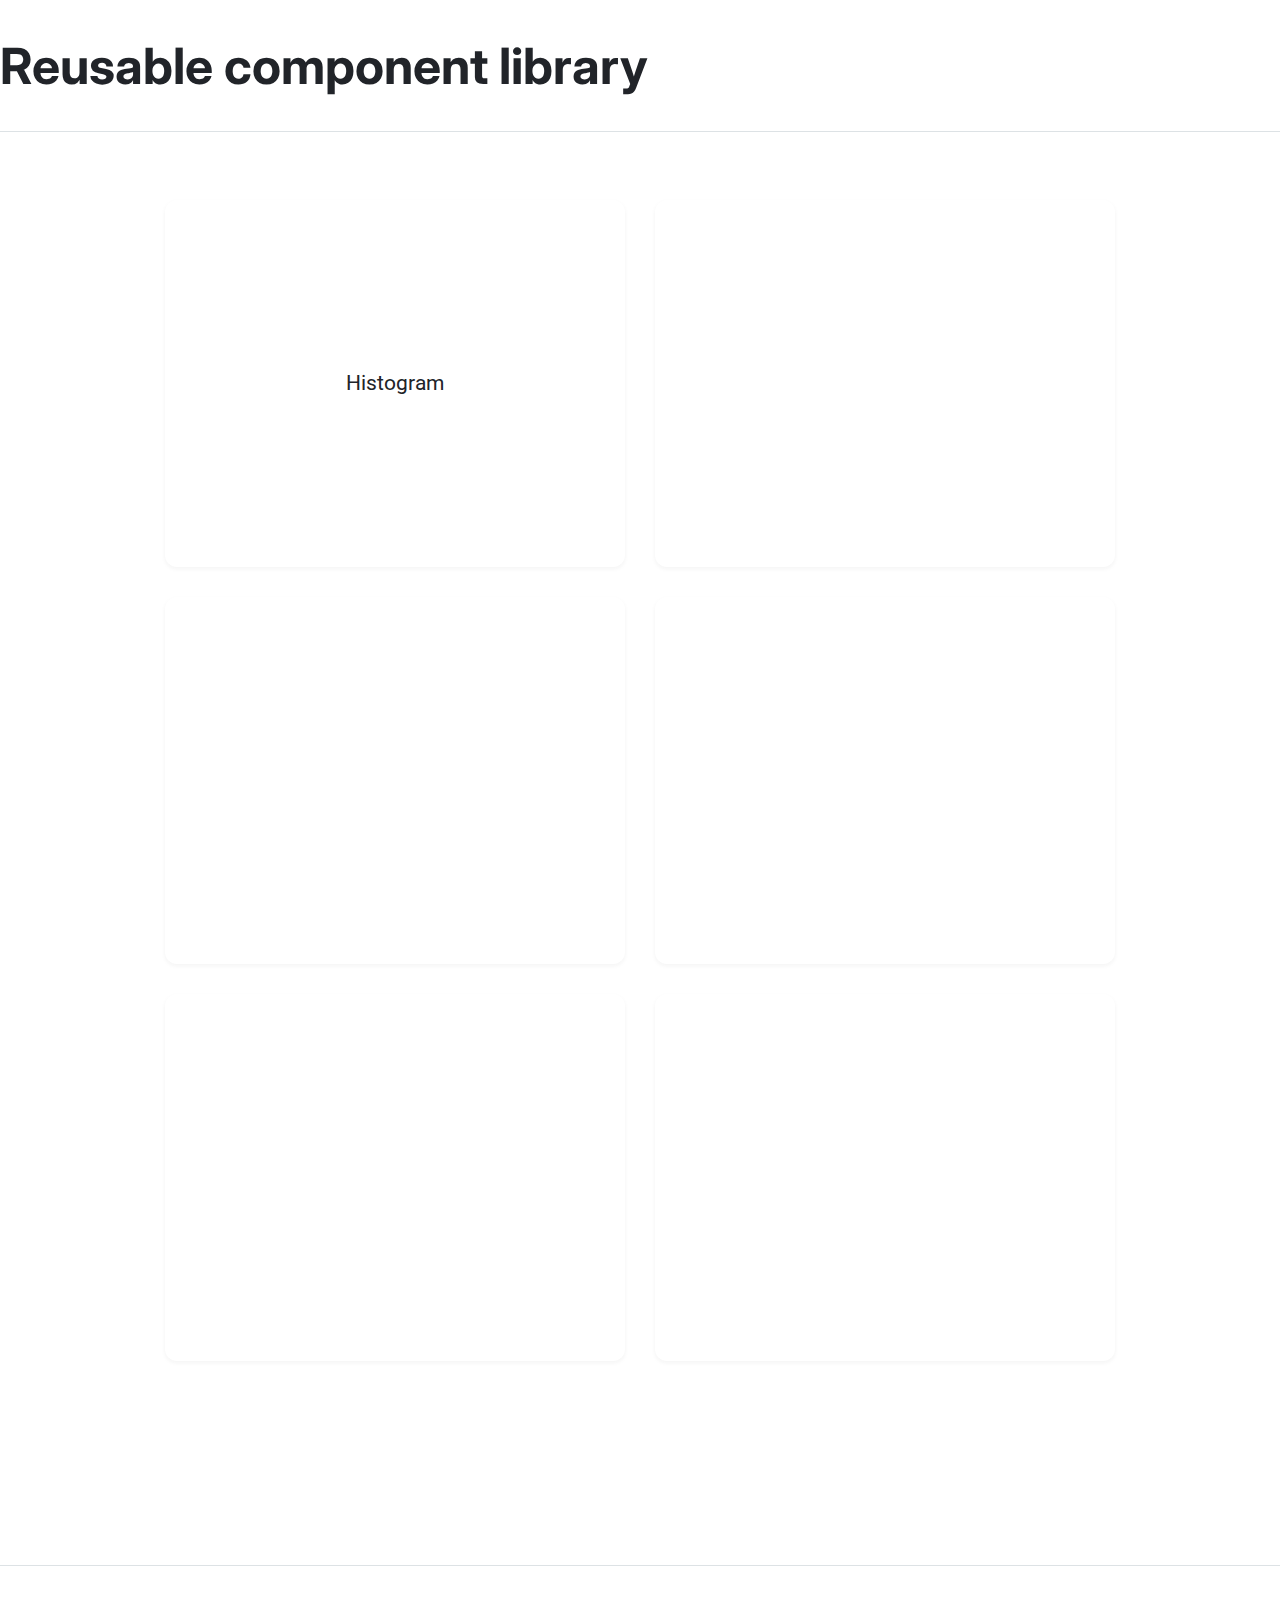
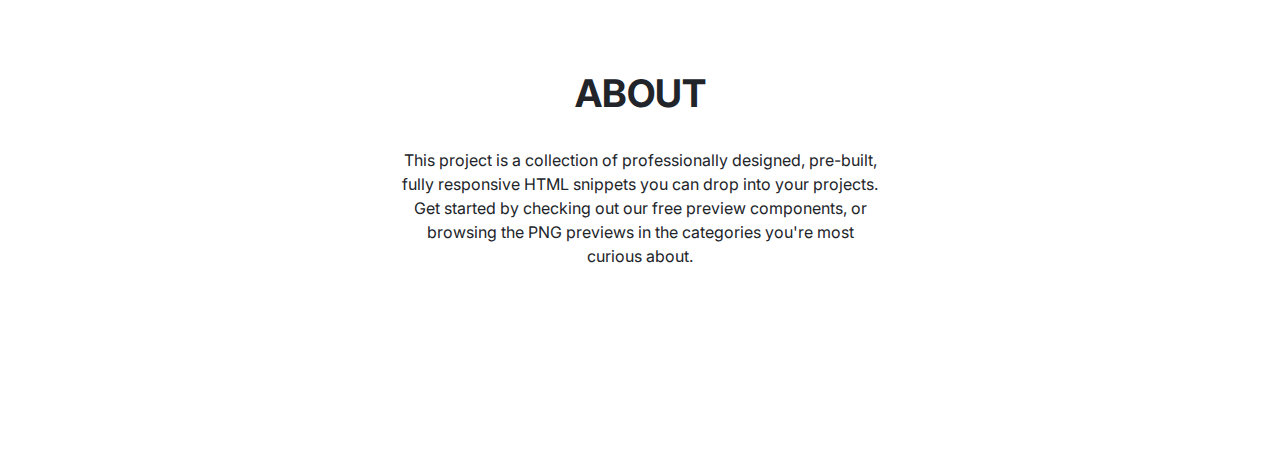
<file: index.html>
<!DOCTYPE html>
<!-- Главная страница -->
<html lang="ru">
    <head>
        <link rel="stylesheet" href="../../assets/css/normalize.css">
        <link rel="stylesheet" href="./assets/css/main.css">
        <link rel="stylesheet" href="./04-lection2/01-histogram/histogram.css">
    </head>
    <body class="page">
        <header class="header">
            <h1 class="header__title">Reusable component library</h1>
        </header>
        <hr class="page__delimetr">
        <div class="page__content">
            <div class="content__box">
                <div class="content__card">
                    <div class="card__title">Histogram</div>
                </div>
                <div class="content__card"></div>
                <div class="content__card"></div>
                <div class="content__card"></div>
                <div class="content__card"></div>
                <div class="content__card"></div>
            </div>

        </div>
        <hr class="page__delimetr">
        <footer class="page__footer">
            <h2 class="footer__title">About</h2>
            <p class="footer__text">This project is a collection of professionally designed, pre-built, fully responsive HTML snippets you can drop into your projects. Get started by checking out our free preview components, or browsing the PNG previews in the categories you're most curious about.</p>
        </footer>
    </body>
</html>
</file>
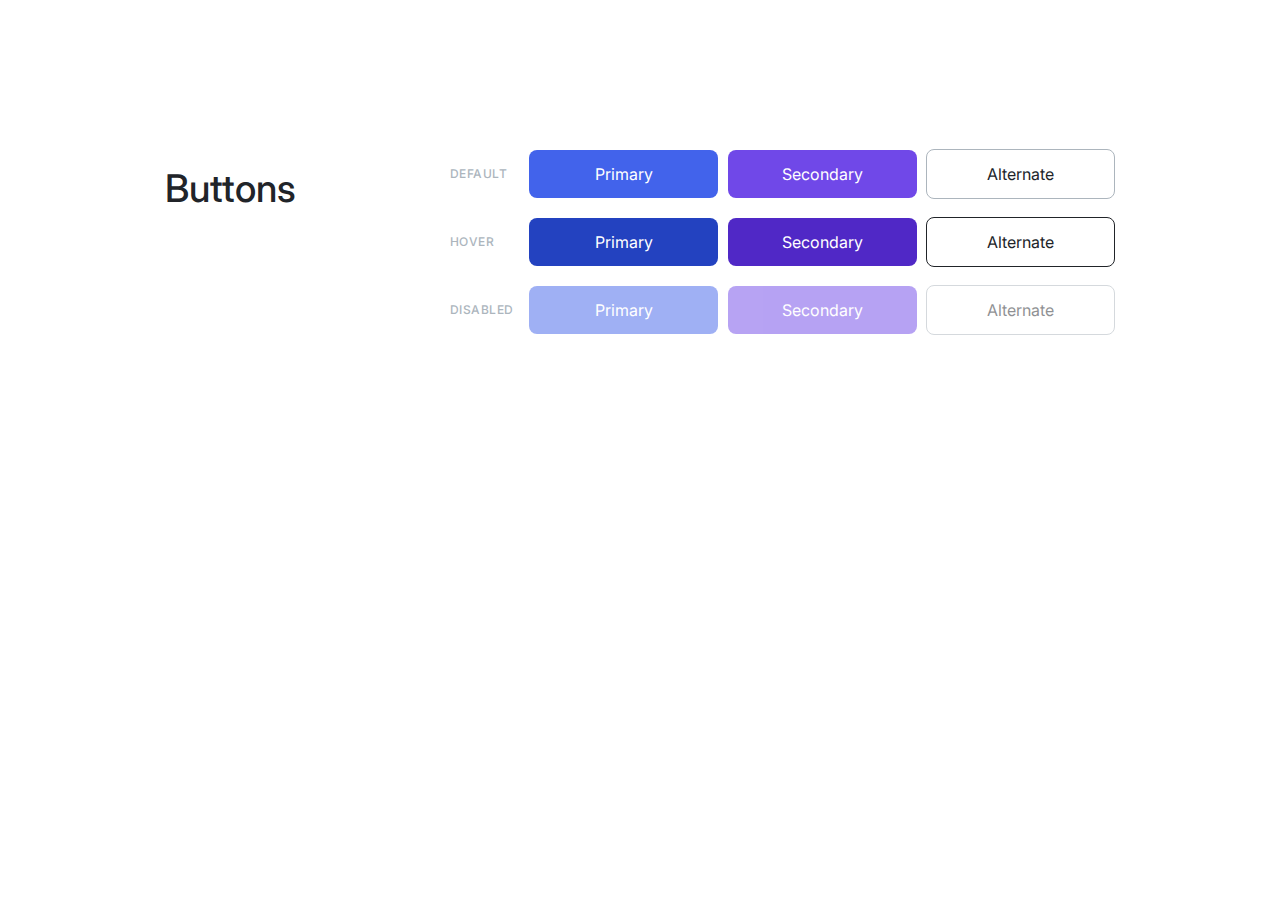
<file: 03-lection1/01-button/index.html>
<!DOCTYPE html>
<!-- Страница с кнопкой -->
<html lang="ru">
    <head>
        <link rel="stylesheet" href="../../assets/css/normalize.css">
        <link rel="stylesheet" href="../../assets/css/main.css">
        <link rel="stylesheet" href="./button.css">
        <link rel="stylesheet" href="./preview.css">
    </head>
    <body class="page">
        <div class="content">
            <!--Title-->
            <div class="content__title-box">
                <h1 class="content__title">Buttons</h1>
            </div>
            <!--Buttons-->
            <div class="content__buttons-box">
                <div class="row">
                    <div class = "row__title">DEFAULT</div>
                    <button class="button button_primary" type="test">Primary</button>
                    <button class="button button_secondary" type="submit">Secondary</button>
                    <button class="button button_alternate" type="submit">Alternate</button>
                </div>
                <div class="row">
                    <div class = "row__title">HOVER</div>
                    <button class="button button_primary button_primary_hover" type="test">Primary</button>
                    <button class="button button_secondary button_secondary_hover" type="submit">Secondary</button>
                    <button class="button button_alternate button_alternate_hover" type="submit">Alternate</button>
                </div>
                <div class="row">
                    <div class = "row__title">DISABLED</div>
                    <button disabled class="button button_primary" type="test">Primary</button>
                    <button disabled class="button button_secondary" type="submit">Secondary</button>
                    <button disabled class="button button_alternate" type="submit">Alternate</button>
                </div>
            </div>
        </div>   

    </body>
</html>
</file>
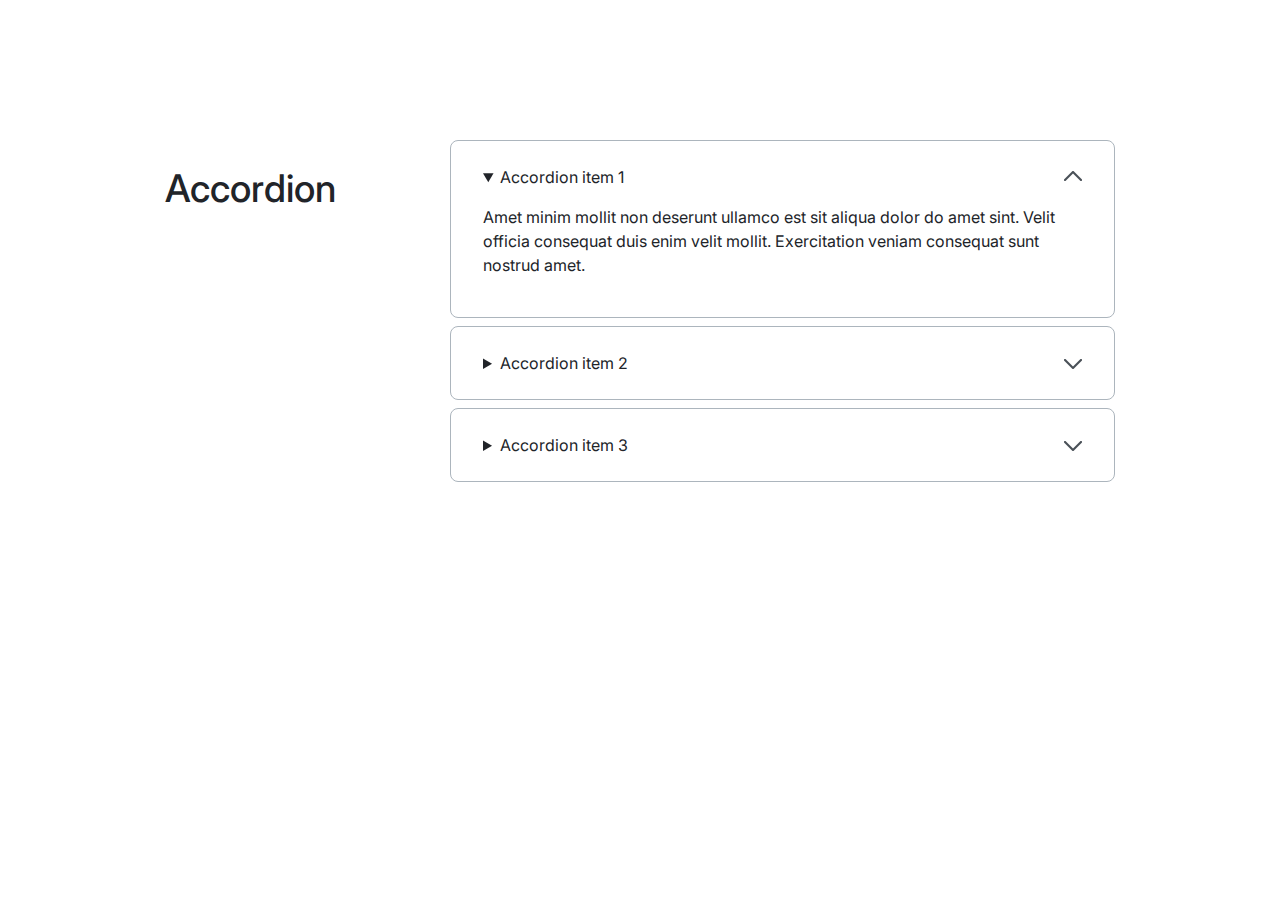
<file: 03-lection1/02-accordion/index.html>
<!DOCTYPE html>
<!-- Страница с аккордеоном -->
<html lang="ru">
    <head>
        <link rel="stylesheet" href="../../assets/css/normalize.css">
        <link rel="stylesheet" href="../../assets/css/main.css">
        <link rel="stylesheet" href="./accordion.css">
        <link rel="stylesheet" href="./preview.css">
    </head>
    <body class="page">
        <div class="content">
            <!--Title-->
            <div class="content__title-box">
                <h1 class="content__title">Accordion</h1>
            </div>
            <!--Accordion-->
            <div class="accordion">
                <details class="accordion__item" open>
                        <summary class="accordion__summary">
                            Accordion item 1
                        </summary>
                        <p>
                            Amet minim mollit non deserunt ullamco est sit aliqua dolor do amet sint. Velit officia consequat duis enim velit mollit. Exercitation veniam consequat sunt nostrud amet.
                        </p>
                    </details>
               
                <details class="accordion__item" >
                    <summary class="accordion__summary">
                        Accordion item 2
                    </summary>
                    <p>
                        Amet minim mollit non deserunt ullamco est sit aliqua dolor do amet sint. Velit officia consequat duis enim velit mollit. Exercitation veniam consequat sunt nostrud amet.
                    </p>
                </details>
                
                <div class="accordion__item">
                    <details >
                        <summary class="accordion__summary">
                            Accordion item 3
                        </summary>
                        <p>
                            Amet minim mollit non deserunt ullamco est sit aliqua dolor do amet sint. Velit officia consequat duis enim velit mollit. Exercitation veniam consequat sunt nostrud amet.
                        </p>
                    </details>
    
                </div>
                
      
    </body>
</html>
</file>
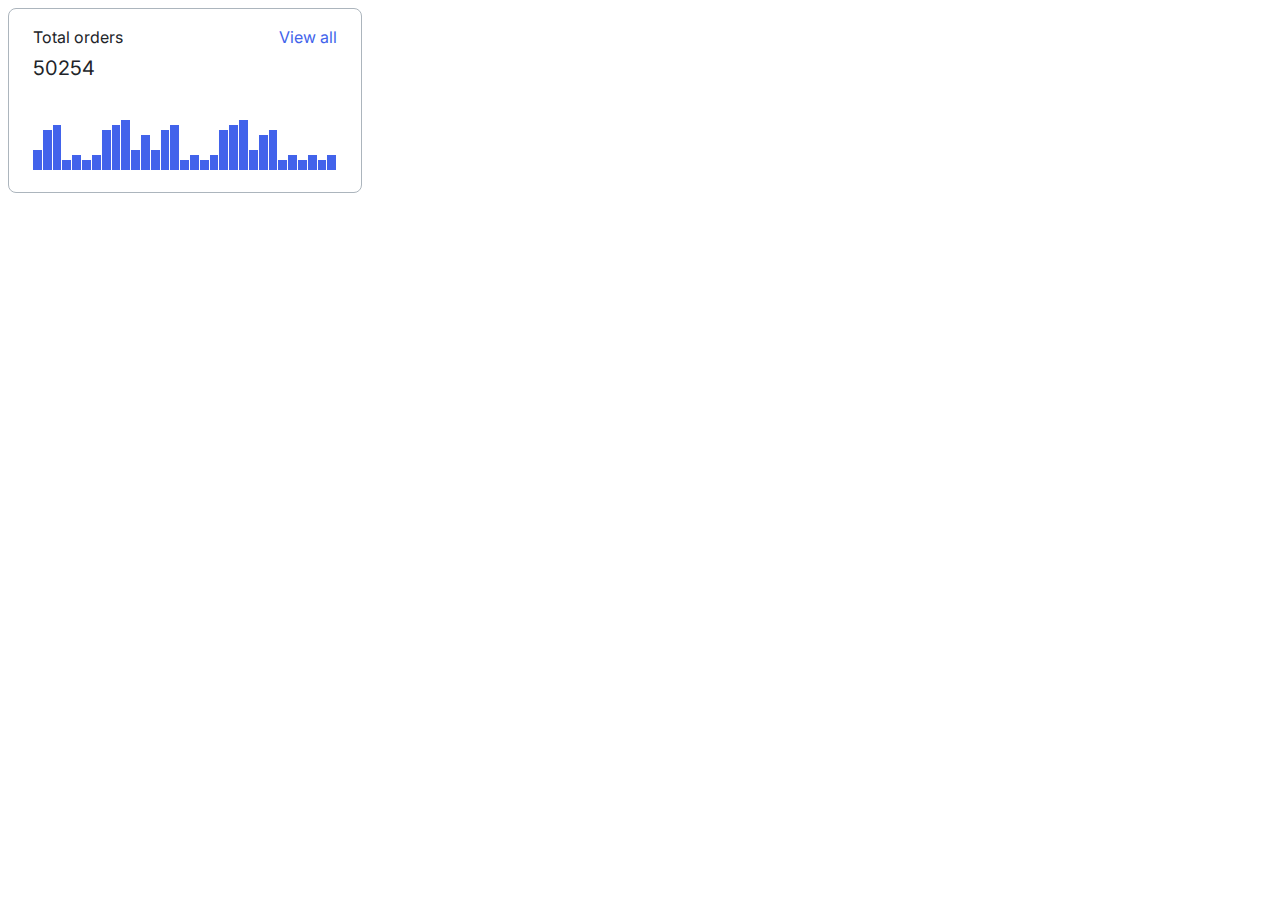
<file: 04-lection2/01-histogram/index.html>
<!DOCTYPE html>
<!-- Страница с гистограммой -->
<html lang="ru">
    <head>
        <link rel="stylesheet" href="../../assets/css/main.css">
        <link rel="stylesheet" href="./histogram.css">
    </head>
    <body>
        <div class="histogram">
            <div class="histogram__title">Total orders</div>
            <a href = "#" class="histogram__ref">View all</a>
            <div class="histogram__total">50254</div>
            <div class="histogram__bar-box">
                <div class="histogram__bar" style="height: 40%"></div>
                <div class="histogram__bar" style="height: 80%"></div>
                <div class="histogram__bar" style="height: 90%"></div>
                <div class="histogram__bar" style="height: 20%"></div>
                <div class="histogram__bar" style="height: 30%"></div>
                <div class="histogram__bar" style="height: 20%"></div>
                <div class="histogram__bar" style="height: 30%"></div>
                <div class="histogram__bar" style="height: 80%"></div>
                <div class="histogram__bar" style="height: 90%"></div>
                <div class="histogram__bar" style="height: 100%"></div>
                <div class="histogram__bar" style="height: 40%"></div>
                <div class="histogram__bar" style="height: 70%"></div>
                <div class="histogram__bar" style="height: 40%"></div>
                <div class="histogram__bar" style="height: 80%"></div>
                <div class="histogram__bar" style="height: 90%"></div>
                <div class="histogram__bar" style="height: 20%"></div>
                <div class="histogram__bar" style="height: 30%"></div>
                <div class="histogram__bar" style="height: 20%"></div>
                <div class="histogram__bar" style="height: 30%"></div>
                <div class="histogram__bar" style="height: 80%"></div>
                <div class="histogram__bar" style="height: 90%"></div>
                <div class="histogram__bar" style="height: 100%"></div>
                <div class="histogram__bar" style="height: 40%"></div>
                <div class="histogram__bar" style="height: 70%"></div>
                <div class="histogram__bar" style="height: 80%"></div>
                <div class="histogram__bar" style="height: 20%"></div>
                <div class="histogram__bar" style="height: 30%"></div>
                <div class="histogram__bar" style="height: 20%"></div>
                <div class="histogram__bar" style="height: 30%"></div>
                <div class="histogram__bar" style="height: 20%"></div>
                <div class="histogram__bar" style="height: 30%"></div>
            </div>
        </div>
    </body>
</html>
</file>
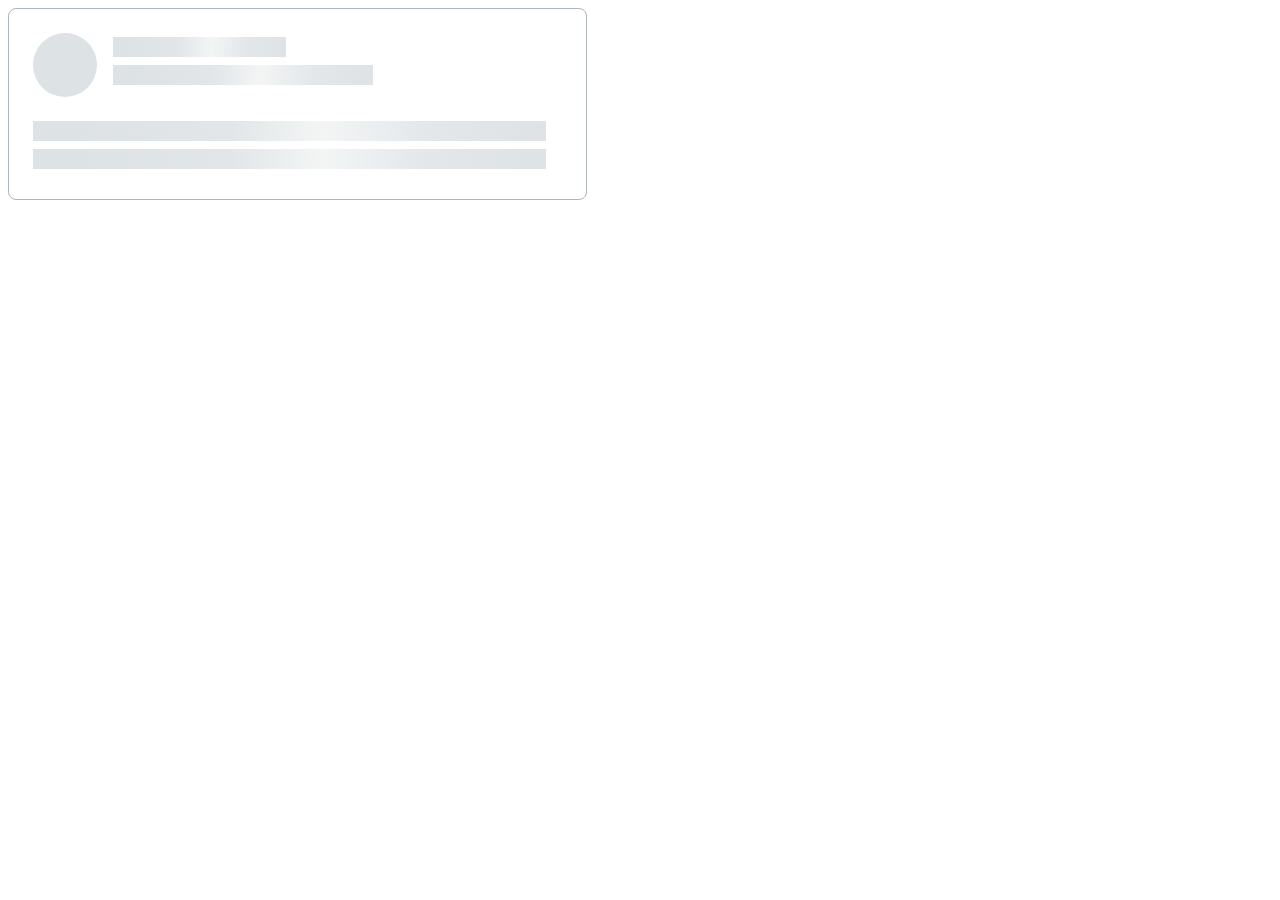
<file: 04-lection2/02-skeleton/index.html>
<!DOCTYPE html>
<!-- Страница со скелетоном -->
<html lang="ru">
    <head>
        <link rel="stylesheet" href="../../assets/css/main.css">
        <link rel="stylesheet" href="./skeleton.css">
    </head>
    <body>
        <div class="skeleton">
            <div class="skeleton__header">
                <div class="skeleton__logo"></div>
                <div class="skeleton__title">
                    <div class="skeleton__text" style="width: 40%"></div>
                    <div class="skeleton__text" style="width: 60%"></div>
                </div>
            </div>
            <div class="skeleton__text"></div>
            <div class="skeleton__text"></div>
        </div>
    </body>
</html>
</file>
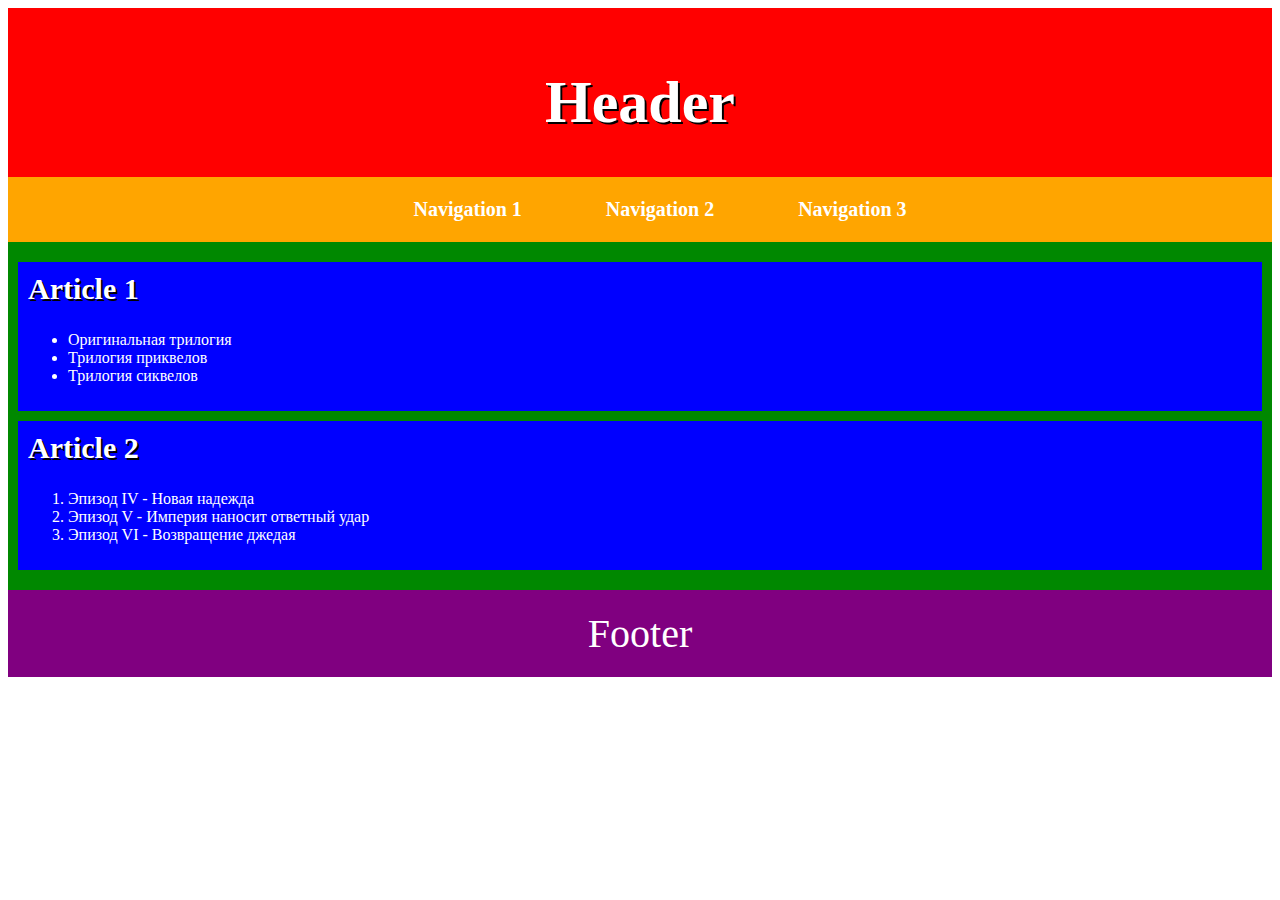
<file: 02-dz0/01-semantic-mockup/solution.html>
<!DOCTYPE html>
<html lang="ru">
    <head>
        <meta charset="UTF-8">
        <title>Task 0-2</title>
        <link rel="stylesheet" type="text/css" href="styles.css">
    </head>
    <body>
        <!--Header-->
        <header class="header-box">
            <h1 class="header-title">Header</h1>
        <!--Navigation panel-->
            <nav class="navigation">
                <ul>
                    <li class="navigation-li"><a href=# class="navigation-a">Navigation&nbsp;1</a></li>
                    <li class="navigation-li"><a href=# class="navigation-a">Navigation&nbsp;2</a></li>
                    <li class="navigation-li"><a href=# class="navigation-a">Navigation&nbsp;3</a></li>
                </ul>
            </nav>
        </header>
        <!--main-->
        <main class="main-box">
            <!--First post-->
            <article class="post">
                <h2 class="post-header">Article 1</h2>
                <ul>
                    <li>Оригинальная трилогия</li>
                    <li>Трилогия приквелов</li>
                    <li>Трилогия сиквелов</li>
                </ul>
            </article>
            <!--Second post-->
            <article class="post">
                <h2 class="post-header">Article 2</h2>
                <ol>
                    <li>Эпизод IV - Новая надежда</li>
                    <li>Эпизод V - Империя наносит ответный удар</li>
                    <li>Эпизод VI - Возвращение джедая</li>
                </ol>
            </article>
        </main>    
        <!--Footer-->
        <footer class="site-footer">Footer</footer>
    </body>
</html>
</file>
<file: assets/css/main.css>
@import '../fonts/fonts.css';

:root {
    --main: #fff;
    --main-contrast-max:#212429;
    --main-contrast-max-1: #495057;
    --main-contrast-max-2: #ACB5BD;
    --main-contrast-max-3: #DDE2E5;
    --main-contrast-min: #F8F9FA;
    --primary: #4263EB;
    --primary-deeper: #2342C0;
    --secondary: #7048E8;
    --secondary-deeper:#5028C6;
    --tertiary: #F784AD;
    
    --main-arrow-icon: url("/assets/images/open.png");
}

* {
    font-family: Inter, sans-serif; 
    color: var(--main-contrast-max, #212429);
}

.page{
    background-color: var(--main, #fff);
}

.page__header{
    padding-top: 24px;
    padding-left: 160px;
    background-color: var(--main-contrast-min, #f8f9fa) ;
    height: 200px;
}

.header__title {
    font-size: 50px;
    line-height: 64px;
}

.page__delimetr {
    margin: 0;
    height: 1px;
    border: 0;
    background-color: var(--main-contrast-max-3, #DDE2E5);
}

.page__content{
    padding: 68px 165px 204px 165px;
    margin: auto;
    overflow: hidden;
}

.content__box{
    display: flex;
    margin: -15px;
    flex-wrap: wrap;
}

.content__card {
    flex-grow: 1;
    flex-shrink: 1;
    flex-basis: 350px;
    height: 367px;
    margin: 15px;
    background: var(--main, #fff);
    box-shadow: 0px 2px 4px rgba(33, 36, 41, 0.05);
    border-radius: 12px;
    display: flex;
    flex-direction: column;
    justify-content: space-around; 
}

.card__title{
    font-family: Roboto;
    font-size: 21px;
    line-height: 25px;
    text-align: center;
}

.page__footer{
    padding: 71px 400px 56px 400px;
    height: 383px;
    text-align:center;
}

.footer__title{
    font-size: 38px;
    line-height: 48px;
    text-transform: uppercase;
}

.footer__text{
    font-size: 16px;
    line-height: 24px;
}
</file>
<file: 04-lection2/01-histogram/histogram.css>
/* Стилизация гистограммы */

.histogram{
    display: flex;
    width: 354px;
    height: 185px;
    justify-content: space-between;
    border: 1px solid var(--main-contrast-max-2, #ACB5BD);
    border-radius: 8px;
    padding: 16px 24px 24px 24px;
    box-sizing: border-box;
    align-items: flex-end;
    flex-wrap: wrap;
}

.histogram__title{
    width: 50%;
    font-size: 16px;
    line-height: 24px;
}

.histogram__ref {
    width: 50%;
    font-size: 16px;
    line-height: 24px;
    text-align: right;
    text-decoration: none;
    color: var(--primary, #4263EB);
}

.histogram__ref:hover {
    color: var(--primary-deeper, #2342C0);
}

.histogram__total {
    width: 100%;
    margin-top: 6px;
    margin-bottom: 39px;
    font-size: 20px;
    line-height: 26px;
}

.histogram__bar-box{
    display: flex;
    height: 50px;
    width: 100%;
    align-items: flex-end;
    justify-content: space-between;

}

.histogram__bar {
    background-color: var(--primary, #4263EB);
    flex-grow: 1;
    margin-right: 1px;
}
</file>
<file: 03-lection1/01-button/button.css>
/* Стилизация кнопки */

.button{
    padding: 15px 20px 15px 20px;
    width: 189px;
    border-radius: 8px;
    cursor: pointer;
}

.button_primary{
    color: var(--main,#ffffff);
    background: var(--primary, #4263EB) ;
    border: 0px;   
}

.button_primary_hover, .button_primary:hover{
    background: var(--primary-deeper, #2342C0);
}

.button_secondary{
    background: var(--secondary, #7048E8);
    border: 0px;
    color: var(--main,#ffffff);
}

.button_secondary_hover, .button_secondary:hover{
    background: var(--secondary-deeper,#5028C6);
}

.button_alternate{
    border: 1px solid var(--main-contrast-max-2, #ACB5BD);
    background: var(--main,#ffffff);
}

.button_alternate_hover, .button_alternate:hover{
    border: 1px solid var(--main-contrast-max, #212429);
}

.button:disabled{
    opacity: 0.5;
    cursor: not-allowed;
    pointer-events: none;
}
</file>
<file: 03-lection1/01-button/preview.css>
.page{
    background-color:#ffffff;
    padding-top: 140px;        
}

.content{
    display: flex;
    padding-left:165px;
    padding-right: 165px;
    height: 204px;
}

.content__title-box{
    width: 30%;    
}

.content__title{
    font-family: Inter;
    font-style: normal;
    font-weight: 500;
    font-size: 38px;
    line-height: 46px;
    color: #212429;
}

.content__buttons-box{
    width: 70%;
    display: flex; 
    flex-direction: column;
    justify-content: space-around;
}

.buttons-box-content{
    display: flex;
    flex-direction: column;
    justify-content: space-around;
}

.row{
    display: flex;
    justify-content: space-between;
    align-items: center;

}

.row__title{
    flex-basis: 70px; 
    font-family: 'Inter', sans-serif;
    font-weight: 500;
    font-size: 12px;
    line-height: 18px;
    letter-spacing: 0.04em;
    text-transform: uppercase;
    color: #ACB5BD;
}
</file>
<file: 03-lection1/02-accordion/accordion.css>
/* Стилизация аккордеона */

.accordion{
    width: 70%; 
    font-family: Inter;
    font-size: 16px;
    line-height: 24px;  
    color: var( --main-contrast-max, #212429)  
}

.accordion__item{
    display: block;
    border: 1px var(--main-contrast-max-2, #ACB5BD) solid;
    border-radius: 8px;
    padding: 24px 32px 24px 32px;
    margin-bottom: 8px;
}

.accordion__item:last-child {
    margin-bottom: 0;
}

.accordion__summary::-webkit-details-marker {
    display: none;
}

.accordion__summary::after {
    content: var(--main-arrow-icon);
    float: right;
}

.accordion__item[open] > .accordion__summary::after {
    transform: scale(1,-1);
}
</file>
<file: 03-lection1/02-accordion/preview.css>
.page{
    background-color:#ffffff;
    padding-top: 140px;        
}

.content{
    display: flex;
    padding-left:165px;
    padding-right: 165px;
}

.content__title-box{
    width: 30%;    
}

.content__title{
    font-family: Inter;
    font-style: normal;
    font-weight: 500;
    font-size: 38px;
    line-height: 46px;
    color: #212429;
}
</file>
<file: 04-lection2/02-skeleton/skeleton.css>
.skeleton{
    height: 192px;
    width: 579px;
    border: 1px var(--main-contrast-2, #ACB5BD) solid;
    border-radius: 8px;
    padding: 24px 40px 24px 24px;
    box-sizing: border-box;
}

.skeleton__header{
    display: flex;
    margin-bottom: 24px
}

.skeleton__title{
    display: flex;
    flex-direction: column;
    justify-content: center;
    width: 100%;
    height: auto;    
}

.skeleton__logo {
    flex: none;
    width: 64px;
    height: 64px;
    border-radius: 50%;
    background: var(--main-contrast-max-3, #DDE2E5);
    margin-right: 16px;
}

.skeleton__text {
    height: 20px;
    background: linear-gradient(92.51deg, var(--main-contrast-max-3, #DDE2E5) 6.44%, #E2E6E8 38.47%, #F3F5F5 56.48%, #E3E7EA 77.5%, #DDE2E5 102.52%);
    margin-bottom: 8px;
}
</file>
<file: 02-dz0/01-semantic-mockup/styles.css>
body{
    color: #fff;
}
.header-box{
    padding-top: 20px;
    background-color: #f00;
    text-align: center;  
}
.header-title{
    font-size: 60px;
    text-shadow: 2px 2px #000; 
}
.navigation{
    padding: 5px;
    background-color: orange;
}
.navigation-li{
    list-style-type: none;
    display: inline;
    padding: 40px;
    font-size: 20px;    
}
.navigation-a{
    color: #fff; 
    text-decoration: none;
    font-weight: 700;
    }
.navigation-a:hover{
    color: #000; 
}
.main-box{
    background-color: #080;
    padding-top: 10px;
    padding-bottom: 10px;
}
.post-header{
    margin-top: 0;
    font-size: 30px;
    text-shadow: 2px 2px #000;
}
.post {
    background-color: #00f;
    padding: 10px;
    margin: 10px;   
}
.site-footer{
    background-color: purple;
    text-align: center;
    font-size: 40px;
    padding: 20px;  
}
</file>
